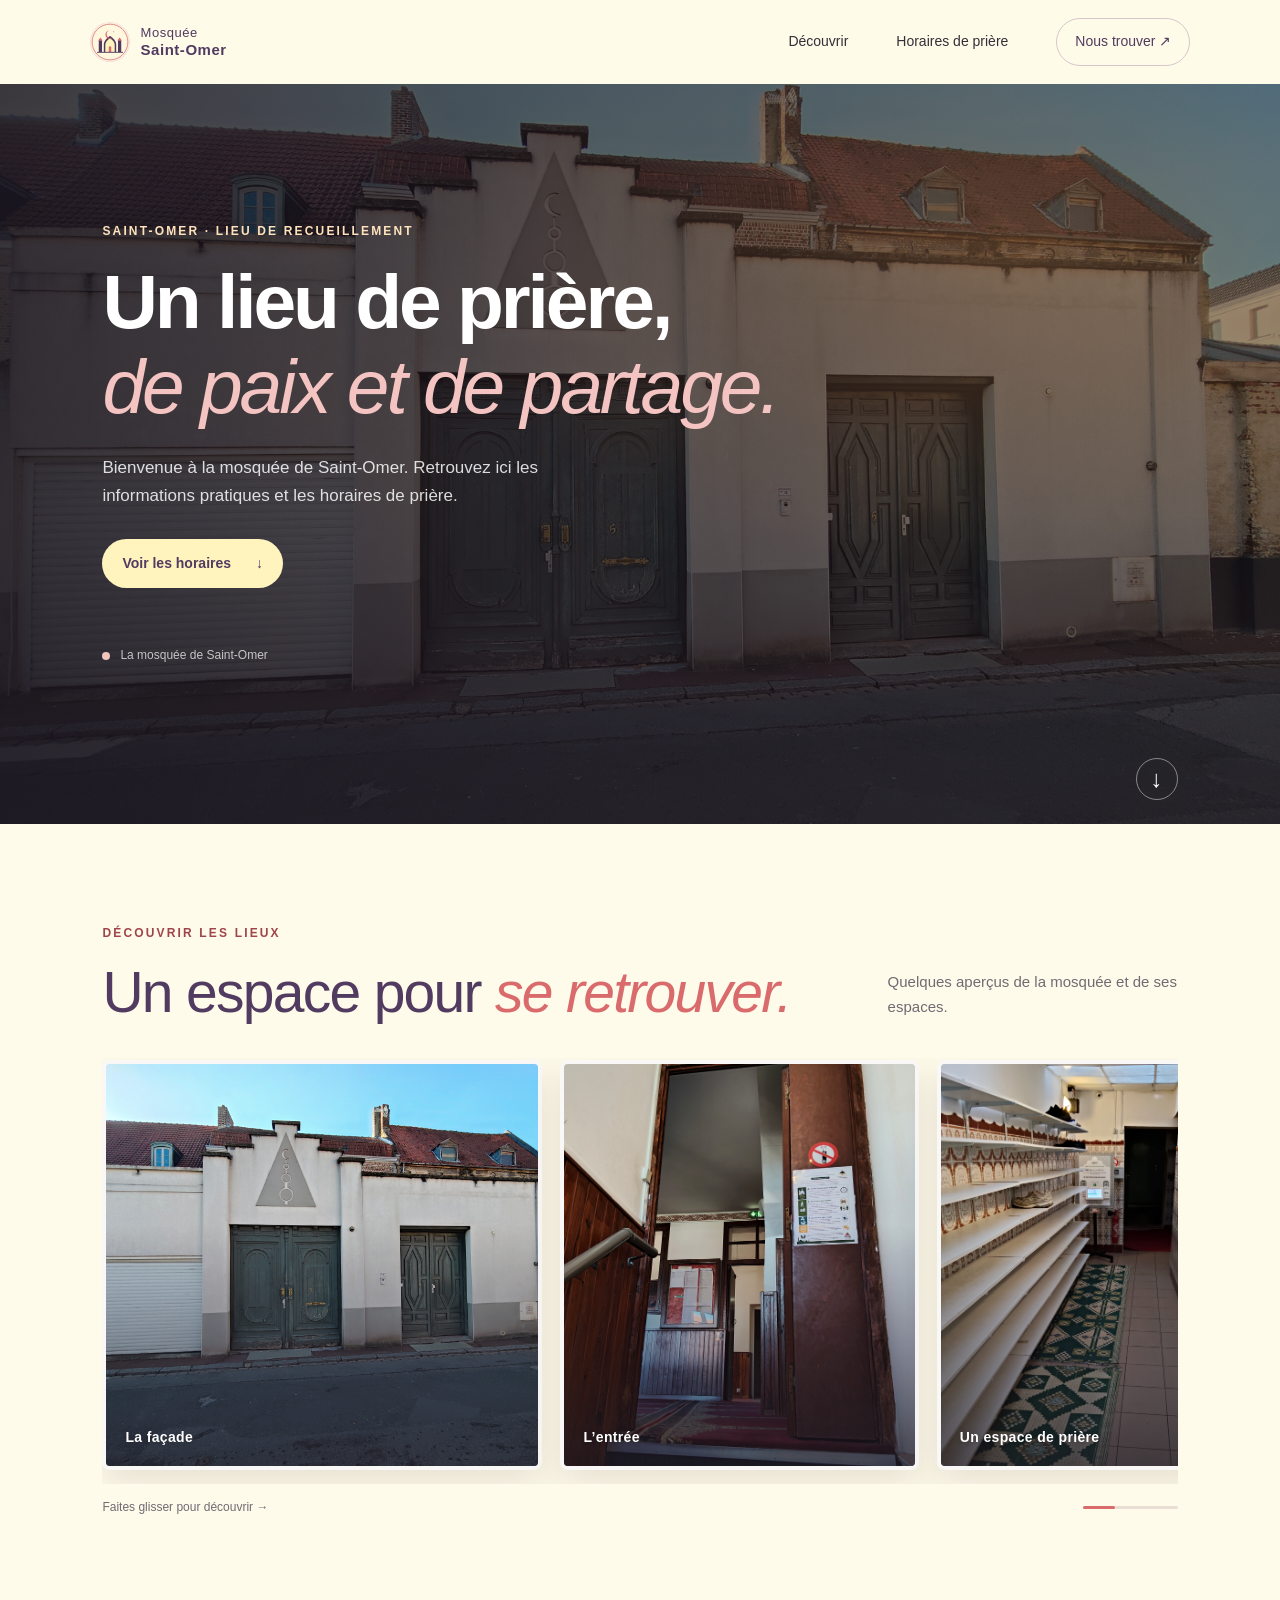
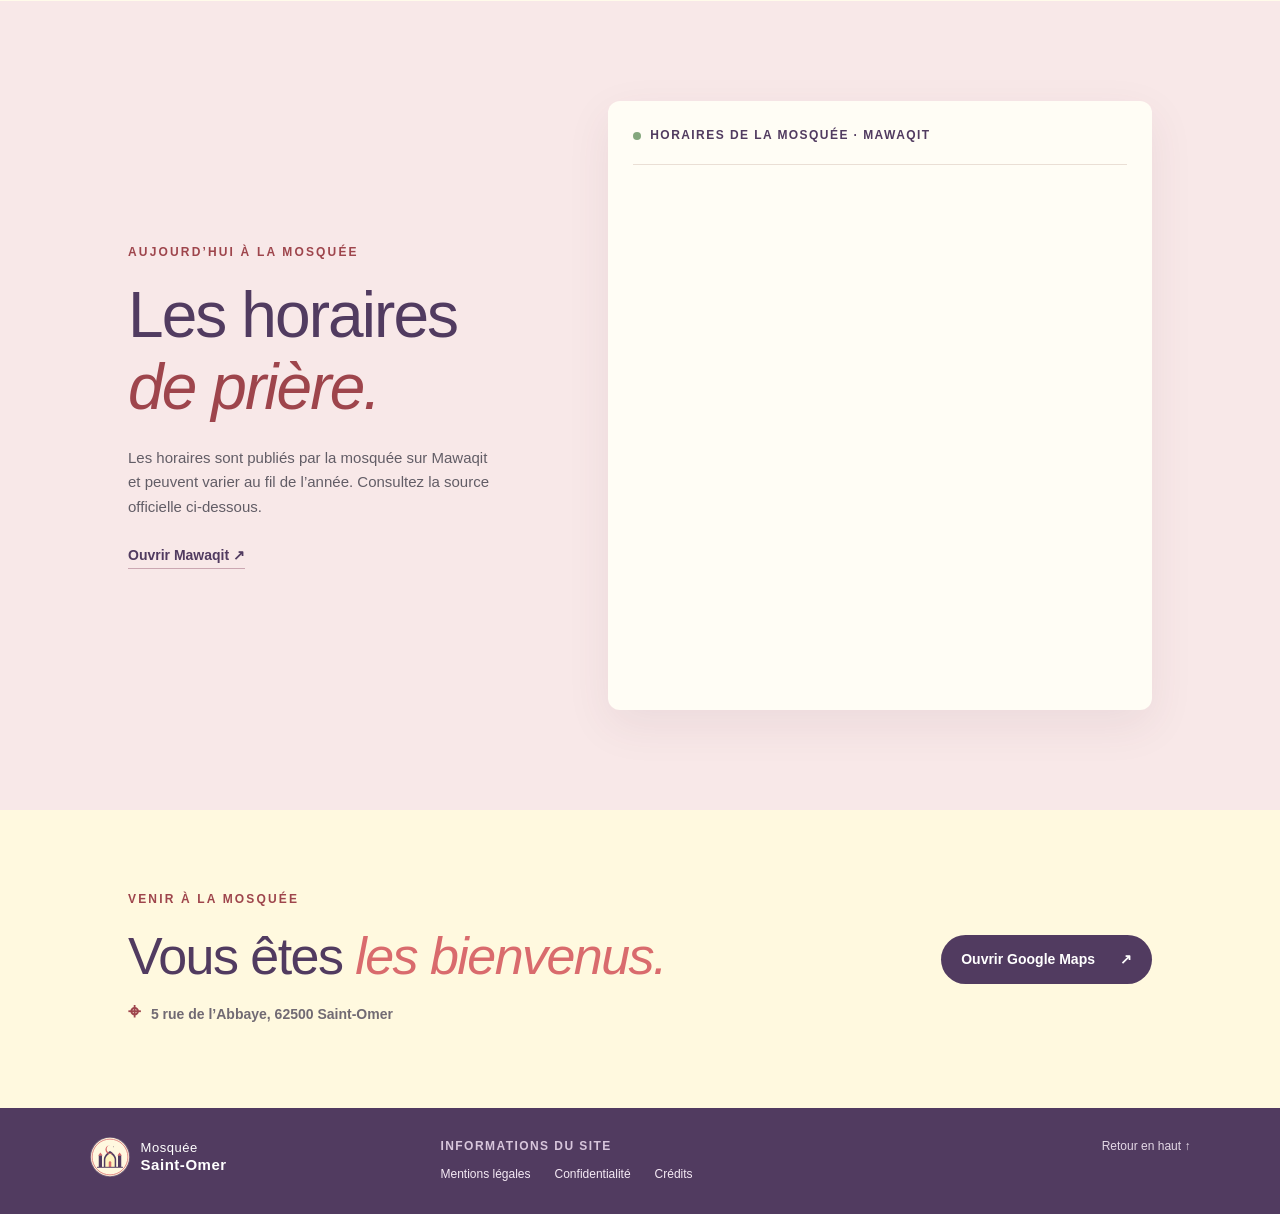
<file: index.html>
<!doctype html>
<html lang="fr">
<head>
  <meta charset="utf-8">
  <meta name="viewport" content="width=device-width, initial-scale=1">
  <meta name="theme-color" content="#fff8df">
  <meta name="description" content="Bienvenue à la mosquée de Saint-Omer. Découvrez les lieux, les informations pratiques et les horaires de prière Mawaqit.">
  <title>Mosquée de Saint-Omer — Accueil et horaires</title>
    <link rel="icon" type="image/png" sizes="512x512" href="favicon-mosquee-saint-omer.png">
  <link rel="apple-touch-icon" href="favicon-mosquee-saint-omer.png">
  <script type="application/ld+json">{"@context":"https://schema.org","@type":"Organization","name":"Mosquée de Saint-Omer","url":"https://imame8.github.io/mosque-St-omer/","logo":"https://imame8.github.io/mosque-St-omer/favicon-mosquee-saint-omer.png"}</script>
  <link rel="stylesheet" href="style.css">
<meta name="google-site-verification" content="mw35DV97rGbiBFNyjo78DL8npnWkhzS0bgy7-8adiMk" /> </head>
<body>
  <header class="topbar">
    <a class="brand" href="#accueil" aria-label="Accueil — Mosquée de Saint-Omer"><img class="brand-mark" src="logo-mosquee-saint-omer.svg" alt="" aria-hidden="true"><span>Mosquée<br><b>Saint-Omer</b></span></a>
    <nav aria-label="Navigation principale"><a href="#decouvrir">Découvrir</a><a href="#horaires">Horaires de prière</a><a class="nav-cta" href="#acces">Nous trouver <span aria-hidden="true">↗</span></a></nav>
  </header>

  <main>
    <section class="hero" id="accueil" aria-labelledby="hero-title">
      <div class="hero-glow" aria-hidden="true"></div>
      <div class="hero-content"><p class="eyebrow light">SAINT-OMER · LIEU DE RECUEILLEMENT</p><h1 id="hero-title">Un lieu de prière,<br><em>de paix et de partage.</em></h1><p class="hero-intro">Bienvenue à la mosquée de Saint-Omer. Retrouvez ici les informations pratiques et les horaires de prière.</p><a class="button button-light" href="#horaires">Voir les horaires <span aria-hidden="true">↓</span></a><div class="hero-caption"><span class="caption-dot"></span> La mosquée de Saint-Omer</div></div>
      <div class="hero-media"><div class="media-label"><span class="media-label-dot"></span> DÉCOUVRIR LA MOSQUÉE</div><video class="hero-video" autoplay muted loop playsinline preload="metadata" poster="exterieur.jpg" aria-label="Vidéo de l’extérieur de la mosquée, affichée dans son intégralité">
        <source src="visite-exterieure.mp4" type="video/mp4">
      </video><div class="media-caption"><span>SAINT-OMER</span><span>RALENTI · 0,50×</span></div></div>
      <a class="scroll-hint" href="#decouvrir" aria-label="Défiler vers les photos">↓</a>
    </section>

    <section class="gallery-section" id="decouvrir" aria-labelledby="gallery-title">
      <div class="section-heading"><div><p class="eyebrow">DÉCOUVRIR LES LIEUX</p><h2 id="gallery-title">Un espace pour <em>se retrouver.</em></h2></div><p class="section-note">Quelques aperçus de la mosquée et de ses espaces.</p></div>
      <div class="gallery-wrap"><div class="gallery" tabindex="0" aria-label="Photos de la mosquée. Faites défiler horizontalement pour voir toutes les images.">
        <figure class="photo-card photo-wide"><img src="exterieur.jpg" alt="Façade extérieure de la mosquée à Saint-Omer" loading="eager"><figcaption>La façade</figcaption></figure>
        <figure class="photo-card"><img src="entree-interieure.jpg" alt="Entrée intérieure de la mosquée" loading="eager"><figcaption>L’entrée</figcaption></figure>
        <figure class="photo-card"><img src="salle-priere.jpg" alt="Espace intérieur de la mosquée" loading="eager"><figcaption>Un espace de prière</figcaption></figure>
        <figure class="photo-card"><img src="priere-escalier.jpg" alt="Escalier intérieur de la mosquée" loading="eager"><figcaption>À l’intérieur</figcaption></figure>
        <figure class="photo-card"><img src="couloir.jpg" alt="Couloir intérieur de la mosquée" loading="eager"><figcaption>Le couloir</figcaption></figure>
        <figure class="photo-card"><img src="ablutions.jpg" alt="Espace des ablutions" loading="eager"><figcaption>Espace des ablutions</figcaption></figure>
        <figure class="photo-card gallery-video-card"><video controls playsinline preload="metadata" poster="entree-interieure.jpg" aria-label="Vidéo de l’intérieur de la mosquée"><source src="visite-mosquee.mp4" type="video/mp4">Votre navigateur ne peut pas lire cette vidéo.</video><figcaption><span aria-hidden="true">▶</span> Visite de l’intérieur</figcaption></figure>
      </div><div class="gallery-foot"><span>Faites glisser pour découvrir <span aria-hidden="true">→</span></span><span class="gallery-track"><i></i></span></div></div>
    </section>

    <section class="prayer-section" id="horaires" aria-labelledby="prayer-title">
      <div class="prayer-copy"><p class="eyebrow">AUJOURD’HUI À LA MOSQUÉE</p><h2 id="prayer-title">Les horaires<br><em>de prière.</em></h2><p>Les horaires sont publiés par la mosquée sur Mawaqit et peuvent varier au fil de l’année. Consultez la source officielle ci-dessous.</p><a class="text-link" href="https://mawaqit.net/fr/m/m-audomaroise-saint-omer" target="_blank" rel="noopener noreferrer">Ouvrir Mawaqit <span aria-hidden="true">↗</span></a></div>
      <div class="times-card"><div class="times-top"><span class="live-dot"></span><span>HORAIRES DE LA MOSQUÉE · MAWAQIT</span></div>
        <div class="mawaqit-embed">
          <iframe class="mawaqit-mobile" src="https://admin.mawaqit.net/fr/m/m-audomaroise-saint-omer?showNotification=0&amp;showSearchButton=0&amp;showFooter=0&amp;showFlashMessage=0&amp;view=mobile" title="Horaires Mawaqit — affichage mobile" frameborder="0" scrolling="no"></iframe>
          <iframe class="mawaqit-desktop" src="https://admin.mawaqit.net/fr/w/m-audomaroise-saint-omer?showOnly5PrayerTimes=0" title="Horaires Mawaqit — affichage ordinateur" frameborder="0" scrolling="no"></iframe>
        </div>
      </div>
    </section>

    <section class="visit-section" id="acces"><div><p class="eyebrow">VENIR À LA MOSQUÉE</p><h2>Vous êtes <em>les bienvenus.</em></h2><p class="address-line"><span aria-hidden="true">⌖</span> 5 rue de l’Abbaye, 62500 Saint-Omer</p></div><a class="button button-dark" href="https://www.google.com/maps/search/?api=1&amp;query=5%20Rue%20de%20l%27Abbaye%2C%2062500%20Saint-Omer" target="_blank" rel="noopener noreferrer">Ouvrir Google Maps <span aria-hidden="true">↗</span></a></section>
  </main>

  <footer class="site-footer"><a class="brand footer-brand" href="#accueil"><img class="brand-mark" src="logo-mosquee-saint-omer.svg" alt="" aria-hidden="true"><span>Mosquée<br><b>Saint-Omer</b></span></a><div class="footer-links"><span class="footer-heading">Informations du site</span><a href="informations.html#mentions-legales">Mentions légales</a><a href="informations.html#confidentialite">Confidentialité</a><a href="informations.html#credits">Crédits</a></div><a href="#accueil" class="back-top">Retour en haut ↑</a></footer>
  <script>
    const heroVideo = document.querySelector('.hero-video');
    const setSlowMotion = () => {
      heroVideo.defaultPlaybackRate = 0.50;
      heroVideo.playbackRate = 0.50;
    };
    heroVideo.addEventListener('loadedmetadata', setSlowMotion);
    if (heroVideo.readyState >= 1) setSlowMotion();
  </script>
</body>
</html>
</file>
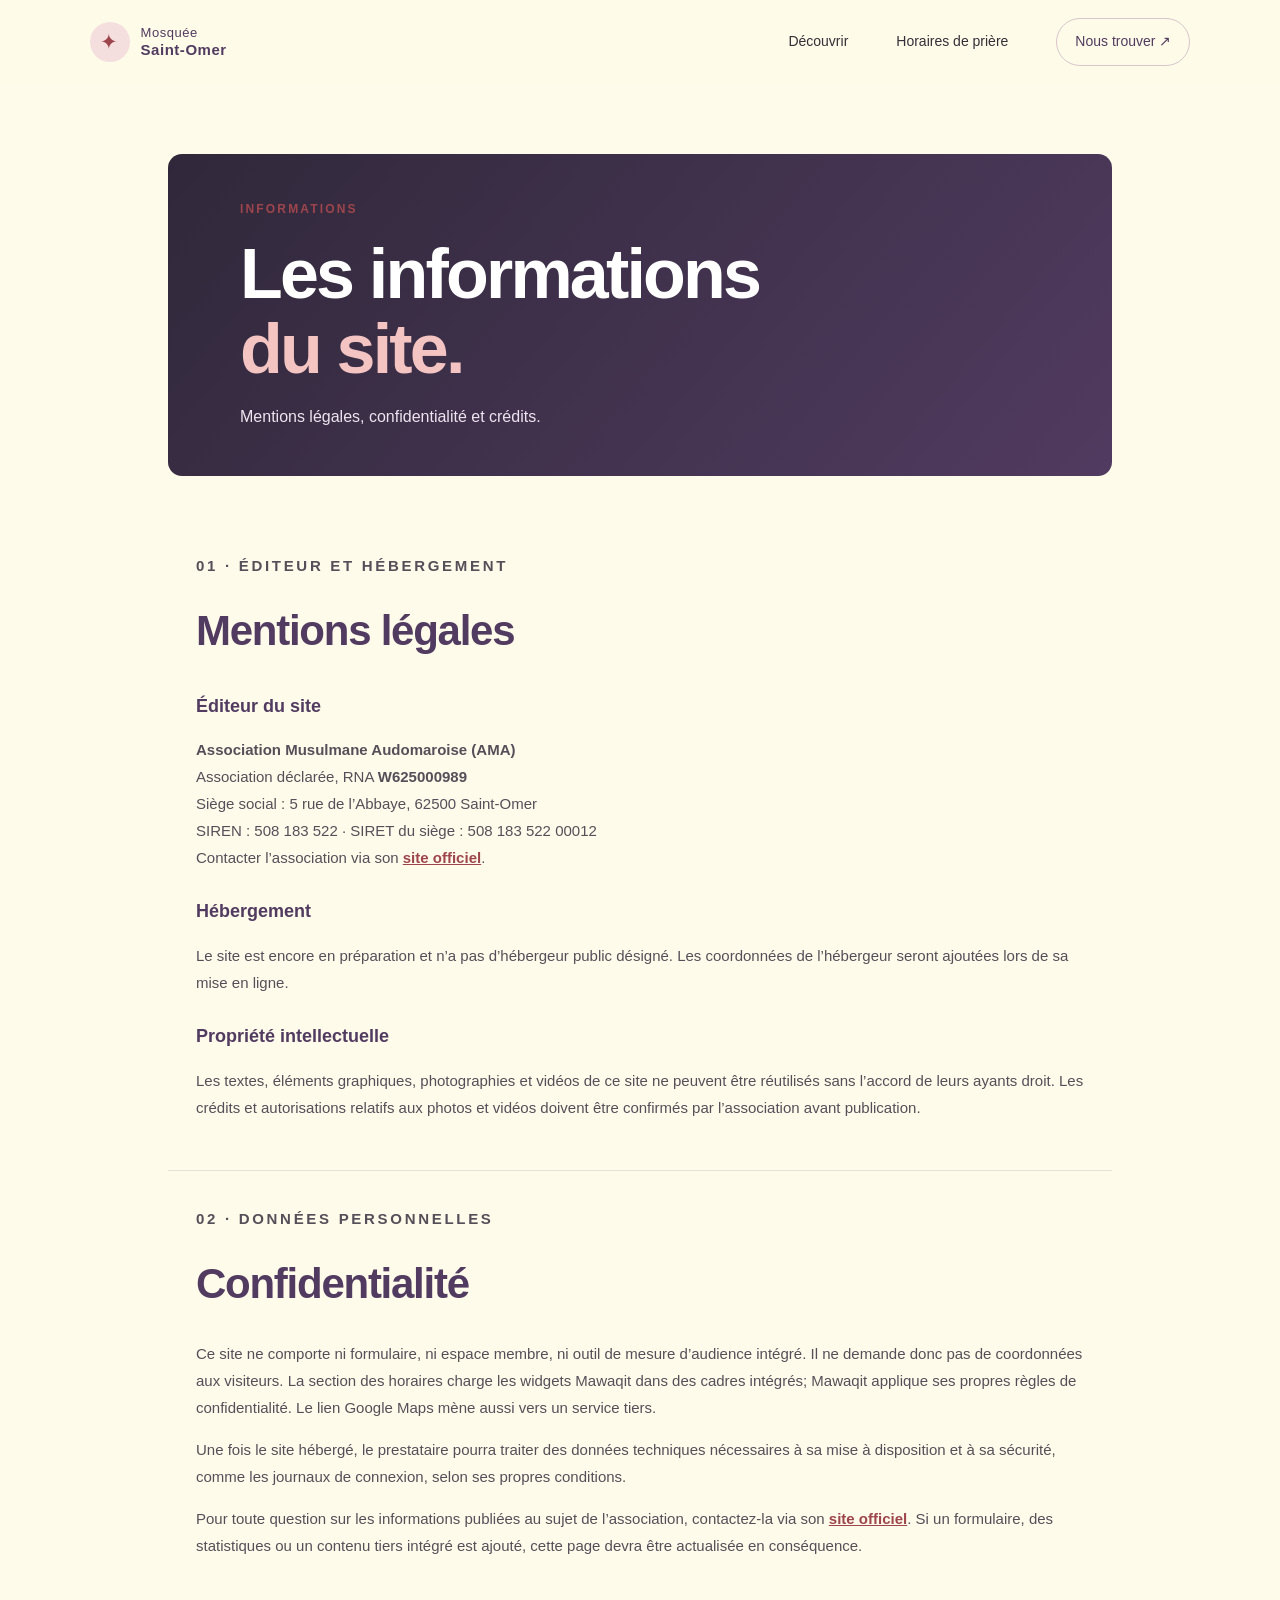
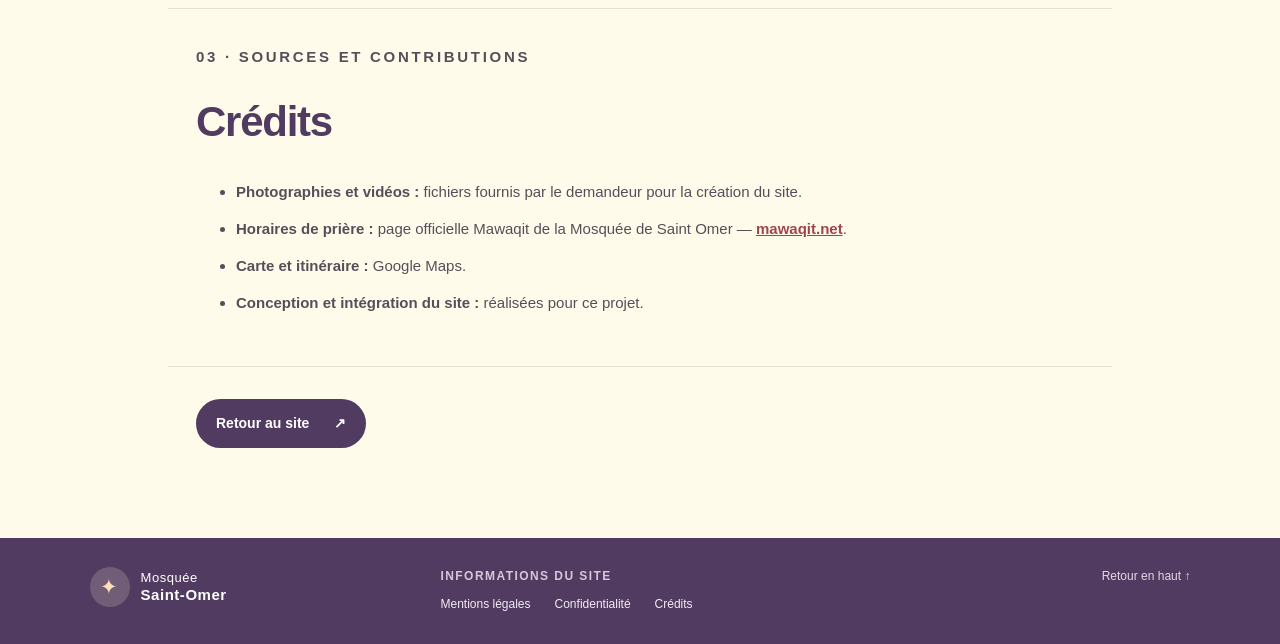
<file: informations.html>
<!doctype html>
<html lang="fr">
<head>
  <meta charset="utf-8">
  <meta name="viewport" content="width=device-width, initial-scale=1">
  <meta name="theme-color" content="#fff8df">
  <meta name="description" content="Mentions légales, informations sur la confidentialité et crédits du site de la mosquée de Saint-Omer.">
  <title>Mentions légales et crédits — Mosquée de Saint-Omer</title>
  <link rel="stylesheet" href="style.css">
</head>
<body>
  <header class="topbar">
    <a class="brand" href="index.html" aria-label="Retour à l’accueil — Mosquée de Saint-Omer"><span class="brand-mark" aria-hidden="true">✦</span><span>Mosquée<br><b>Saint-Omer</b></span></a>
    <nav aria-label="Navigation principale"><a href="index.html#decouvrir">Découvrir</a><a href="index.html#horaires">Horaires de prière</a><a class="nav-cta" href="index.html#acces">Nous trouver <span aria-hidden="true">↗</span></a></nav>
  </header>
  <main class="info-page">
    <div class="info-hero"><p class="eyebrow">INFORMATIONS</p><h1>Les informations<br><em>du site.</em></h1><p>Mentions légales, confidentialité et crédits.</p></div>
    <section class="info-section" id="mentions-legales">
      <p class="eyebrow">01 · ÉDITEUR ET HÉBERGEMENT</p><h2>Mentions légales</h2>
      <h3>Éditeur du site</h3><p><strong>Association Musulmane Audomaroise (AMA)</strong><br>Association déclarée, RNA <strong>W625000989</strong><br>Siège social : 5 rue de l’Abbaye, 62500 Saint-Omer<br>SIREN : 508 183 522 · SIRET du siège : 508 183 522 00012<br>Contacter l’association via son <a href="https://assoma.fr/" target="_blank" rel="noopener noreferrer">site officiel</a>.</p>
      <h3>Hébergement</h3><p>Le site est encore en préparation et n’a pas d’hébergeur public désigné. Les coordonnées de l’hébergeur seront ajoutées lors de sa mise en ligne.</p>
      <h3>Propriété intellectuelle</h3><p>Les textes, éléments graphiques, photographies et vidéos de ce site ne peuvent être réutilisés sans l’accord de leurs ayants droit. Les crédits et autorisations relatifs aux photos et vidéos doivent être confirmés par l’association avant publication.</p>
    </section>
    <section class="info-section" id="confidentialite">
      <p class="eyebrow">02 · DONNÉES PERSONNELLES</p><h2>Confidentialité</h2>
      <p>Ce site ne comporte ni formulaire, ni espace membre, ni outil de mesure d’audience intégré. Il ne demande donc pas de coordonnées aux visiteurs. La section des horaires charge les widgets Mawaqit dans des cadres intégrés; Mawaqit applique ses propres règles de confidentialité. Le lien Google Maps mène aussi vers un service tiers.</p>
      <p>Une fois le site hébergé, le prestataire pourra traiter des données techniques nécessaires à sa mise à disposition et à sa sécurité, comme les journaux de connexion, selon ses propres conditions.</p>
      <p>Pour toute question sur les informations publiées au sujet de l’association, contactez-la via son <a href="https://assoma.fr/" target="_blank" rel="noopener noreferrer">site officiel</a>. Si un formulaire, des statistiques ou un contenu tiers intégré est ajouté, cette page devra être actualisée en conséquence.</p>
    </section>
    <section class="info-section" id="credits">
      <p class="eyebrow">03 · SOURCES ET CONTRIBUTIONS</p><h2>Crédits</h2>
      <ul><li><strong>Photographies et vidéos :</strong> fichiers fournis par le demandeur pour la création du site.</li><li><strong>Horaires de prière :</strong> page officielle Mawaqit de la Mosquée de Saint Omer — <a href="https://mawaqit.net/fr/m-audomaroise-saint-omer" target="_blank" rel="noopener noreferrer">mawaqit.net</a>.</li><li><strong>Carte et itinéraire :</strong> Google Maps.</li><li><strong>Conception et intégration du site :</strong> réalisées pour ce projet.</li></ul>
    </section>
    <a class="button button-dark info-back" href="index.html">Retour au site <span aria-hidden="true">↗</span></a>
  </main>
  <footer class="site-footer"><a class="brand footer-brand" href="index.html"><span class="brand-mark" aria-hidden="true">✦</span><span>Mosquée<br><b>Saint-Omer</b></span></a><div class="footer-links"><span class="footer-heading">Informations du site</span><a href="#mentions-legales">Mentions légales</a><a href="#confidentialite">Confidentialité</a><a href="#credits">Crédits</a></div><a href="#" class="back-top">Retour en haut ↑</a></footer>
</body>
</html>
</file>
<file: style.css>
:root{--paper:#fffbea;--cream:#fff3be;--red:#d96b6d;--red-dark:#9e454c;--violet:#513b60;--ink:#342f38;--muted:#716a73;--line:#eadfd5;--sans:Arial,'Century Gothic',sans-serif;--display:Arial,'Century Gothic',sans-serif}
*{box-sizing:border-box}html{scroll-behavior:smooth;scroll-padding-top:88px}body{margin:0;background:var(--paper);color:var(--ink);font-family:var(--sans);font-size:16px;line-height:1.65}a{color:inherit}.topbar{height:84px;padding:0 clamp(22px,7vw,104px);display:flex;align-items:center;justify-content:space-between;background:rgba(255,251,234,.97);position:relative;z-index:5}.brand{display:inline-flex;align-items:center;gap:11px;text-decoration:none;color:var(--violet);font-size:13px;line-height:1.15;letter-spacing:.04em}.brand b{font-size:15px}.brand-mark{display:grid;place-items:center;width:40px;height:40px;border-radius:50%;background:#f4dfde;color:var(--red-dark);font-size:21px}nav{display:flex;align-items:center;gap:clamp(18px,4vw,48px);font-size:14px}nav a{text-decoration:none}nav a:hover,.text-link:hover{color:var(--red-dark)}.nav-cta{padding:11px 18px;border:1px solid #d7c6cb;border-radius:99px;color:var(--violet)}
.hero{min-height:min(720px,calc(100svh - 84px));position:relative;overflow:hidden;display:flex;align-items:center;color:#fff;background:#443840}.hero-video,.hero-shade{position:absolute;inset:0;width:100%;height:100%}.hero-video{object-fit:cover}.hero-shade{background:linear-gradient(90deg,rgba(29,24,31,.72),rgba(33,28,34,.40) 54%,rgba(32,27,33,.24)),linear-gradient(0deg,rgba(25,22,28,.48),transparent 36%)}.hero-content{position:relative;z-index:1;max-width:760px;padding:90px clamp(26px,11vw,160px) 112px}.eyebrow{font-size:12px;letter-spacing:.18em;font-weight:700;color:var(--red-dark);margin:0 0 17px}.eyebrow.light{color:#ffe3bc}.hero h1{font-family:var(--display);font-weight:500;font-size:clamp(43px,7vw,83px);line-height:1.08;letter-spacing:-.035em;margin:0 0 24px}.hero h1 em,.section-heading h2 em,.prayer-copy h2 em,.visit-section h2 em{color:#f3c4c1;font-weight:500}.hero-intro{font-size:17px;max-width:470px;color:rgba(255,255,255,.89);margin:0 0 34px}.button{display:inline-flex;align-items:center;gap:25px;padding:13px 20px;border-radius:99px;text-decoration:none;font-size:14px;font-weight:700;transition:transform .2s,background .2s}.button:hover{transform:translateY(-2px)}.button-light{background:var(--cream);color:var(--violet)}.hero-caption{position:absolute;left:clamp(26px,7vw,104px);bottom:30px;font-size:12px;color:rgba(255,255,255,.85);display:flex;gap:10px;align-items:center}.caption-dot,.live-dot{width:8px;height:8px;border-radius:50%;background:#f1c4bd;display:inline-block}.scroll-hint{position:absolute;right:clamp(26px,7vw,104px);bottom:24px;color:white;text-decoration:none;font-size:24px;border:1px solid rgba(255,255,255,.45);width:42px;height:42px;display:grid;place-items:center;border-radius:50%}
.gallery-section{padding:100px clamp(22px,8vw,116px) 84px}.section-heading{display:flex;align-items:end;justify-content:space-between;gap:30px;margin-bottom:33px}.section-heading h2,.prayer-copy h2,.visit-section h2{font-family:var(--display);font-size:clamp(36px,5vw,57px);font-weight:500;letter-spacing:-.03em;line-height:1.12;margin:0;color:var(--violet)}.section-heading h2 em,.visit-section h2 em{color:var(--red);}.section-note{max-width:290px;color:var(--muted);margin:0 0 5px;font-size:15px}.gallery-wrap{position:relative}.gallery{display:flex;gap:18px;overflow-x:auto;overscroll-behavior-inline:contain;scroll-snap-type:x mandatory;padding:2px 2px 14px;scrollbar-width:thin;scrollbar-color:#cf9b97 #f6ebda}.gallery::-webkit-scrollbar{height:7px}.gallery::-webkit-scrollbar-track{background:#f6ebda;border-radius:9px}.gallery::-webkit-scrollbar-thumb{background:#cf9b97;border-radius:9px}.photo-card{position:relative;flex:0 0 clamp(230px,28vw,360px);height:clamp(285px,34vw,410px);margin:0;overflow:hidden;border-radius:7px;background:#e8ddd5;scroll-snap-align:start}.photo-card.photo-wide{flex-basis:clamp(280px,35vw,440px)}.photo-card img{width:100%;height:100%;object-fit:cover;display:block;transition:transform .45s}.photo-card:hover img{transform:scale(1.035)}.photo-card:after{content:"";position:absolute;inset:45% 0 0;background:linear-gradient(transparent,rgba(32,26,34,.68))}.photo-card figcaption{position:absolute;z-index:1;bottom:17px;left:19px;color:white;font-size:14px}.gallery-foot{display:flex;justify-content:space-between;align-items:center;margin-top:14px;color:var(--muted);font-size:12px}.gallery-track{height:3px;width:95px;background:#eadfd5;display:block;border-radius:5px}.gallery-track i{display:block;height:100%;width:34%;background:var(--red);border-radius:5px}
.prayer-section{padding:100px clamp(22px,10vw,145px);display:grid;grid-template-columns:.82fr 1.18fr;gap:clamp(40px,8vw,120px);align-items:center;background:#f8e8e8}.prayer-copy h2{font-size:clamp(43px,5.4vw,64px)}.prayer-copy h2 em{color:var(--red-dark)}.prayer-copy>p:not(.eyebrow){color:#625d66;font-size:15px;max-width:375px;margin:22px 0}.text-link{font-size:14px;font-weight:700;color:var(--violet);text-decoration:none;border-bottom:1px solid #cba7b2;padding-bottom:5px}.times-card{background:#fffdf5;border-radius:12px;padding:25px;box-shadow:0 15px 45px rgba(87,56,75,.08)}.times-top{font-size:12px;font-weight:700;letter-spacing:.12em;color:var(--violet);display:flex;align-items:center;gap:9px;padding-bottom:18px;border-bottom:1px solid var(--line)}.times-top .live-dot{background:#84a77d}.widget-placeholder{min-height:255px;display:flex;flex-direction:column;align-items:center;justify-content:center;text-align:center;padding:25px}.placeholder-icon{width:45px;height:45px;border-radius:50%;display:grid;place-items:center;background:#fff0d0;color:var(--red-dark);font-size:25px}.widget-placeholder h3{font-family:var(--display);font-size:24px;font-weight:500;color:var(--violet);margin:12px 0 4px}.widget-placeholder p{font-size:14px;color:var(--muted);max-width:390px;margin:0 0 14px}.widget-placeholder>a{font-size:13px;font-weight:700;color:var(--red-dark);text-decoration:none}.times-foot{border-top:1px solid var(--line);padding-top:14px;text-align:center;font-size:12px;color:var(--muted)}
.visit-section{padding:80px clamp(22px,10vw,145px);display:flex;align-items:center;justify-content:space-between;gap:35px;background:#fff9df}.visit-section h2{font-size:clamp(34px,4.5vw,52px)}.visit-section h2 em{color:var(--red)}.visit-section>div>p:last-child{color:var(--muted);margin:12px 0 0;font-size:14px}.button-dark{background:var(--violet);color:#fff}.button-dark:hover{background:#382944}footer{padding:29px clamp(22px,7vw,104px);display:flex;align-items:center;justify-content:space-between;gap:20px;background:var(--violet);color:#eee4ef}footer .brand{color:#fff}footer .brand-mark{background:#725d78;color:#ffe0bb}footer p,footer a.back-top{font-size:12px;color:#e4d8e6}footer .back-top{text-decoration:none}
@media(max-width:760px){.topbar{height:72px;padding:0 19px}nav{gap:15px;font-size:12px}nav>a:first-child{display:none}.nav-cta{padding:8px 12px}.brand{font-size:12px}.brand b{font-size:13px}.brand-mark{width:35px;height:35px}.hero{min-height:680px;min-height:min(760px,calc(100svh - 72px))}.hero-content{padding:80px 27px 105px}.hero-intro{font-size:15px}.gallery-section{padding:70px 21px 60px}.section-heading{display:block}.section-heading h2{font-size:41px}.section-note{margin-top:14px}.photo-card{flex-basis:78vw;height:330px}.photo-card.photo-wide{flex-basis:86vw}.prayer-section{padding:70px 22px;grid-template-columns:1fr;gap:32px}.prayer-copy h2{font-size:49px}.times-card{padding:19px}.visit-section{padding:65px 23px;display:block}.visit-section .button{margin-top:22px}footer{padding:26px 22px;flex-wrap:wrap}footer p{order:3;flex-basis:100%;margin:0}.gallery-foot{font-size:12px}}
@media(prefers-reduced-motion:reduce){html{scroll-behavior:auto}*,*:before,*:after{transition:none!important}.hero-video{display:none}.hero{background:url('assets/exterieur.jpg') center/cover no-repeat}}
/* Hero vidéo en entier et galerie photo mise en valeur. */
.hero{min-height:min(700px,calc(100svh - 84px));display:grid;grid-template-columns:.9fr 1.1fr;gap:clamp(28px,5vw,76px);padding:72px clamp(26px,8vw,116px) 82px;background:radial-gradient(ellipse at 88% 8%,rgba(217,107,109,.23),transparent 42%),linear-gradient(130deg,#30283a,#443348 58%,#563f58)}
.hero-content{max-width:600px;padding:0}.hero-content .hero-caption{position:static;margin-top:58px;font-size:12px;color:rgba(255,255,255,.72)}
.hero h1{font-size:clamp(43px,5.2vw,68px);font-weight:600;line-height:1.11;letter-spacing:-.04em}.hero-intro{font-size:16px;max-width:440px;color:rgba(255,255,255,.84);margin-bottom:29px}
.hero-glow{position:absolute;width:460px;height:460px;border-radius:50%;background:rgba(255,239,199,.07);right:-120px;bottom:-260px;filter:blur(3px)}
.hero-media{position:relative;z-index:1;min-width:0;padding:18px 18px 17px;border:1px solid rgba(255,255,255,.24);border-radius:12px;background:linear-gradient(145deg,rgba(255,255,255,.11),rgba(255,255,255,.035));box-shadow:0 28px 80px rgba(10,7,14,.32);backdrop-filter:blur(7px)}
.media-label,.media-caption{display:flex;justify-content:space-between;align-items:center;font-size:12px;letter-spacing:.12em;color:rgba(255,255,255,.78)}.media-label{padding:0 2px 14px;font-weight:700}.media-label-dot{width:7px;height:7px;border-radius:50%;background:#efc77e;margin-right:auto;margin-left:10px;order:-1}
.hero-video{position:static;display:block;width:100%;height:min(60vh,560px);min-height:250px;object-fit:contain;background:#1e1a23;border-radius:5px;filter:brightness(1.07) contrast(1.04) saturate(.92);box-shadow:0 8px 26px rgba(0,0,0,.2)}
.media-caption{padding:12px 2px 0;color:rgba(255,255,255,.58)}.scroll-hint{right:clamp(26px,8vw,116px)}
.address-line{color:var(--muted);margin:12px 0 0;font-size:15px}.address-line span{color:var(--red-dark);font-size:19px;margin-right:7px}
.address-line{font-size:20px;font-weight:700;color:var(--violet);line-height:1.4}.address-line span{font-size:22px}
.gallery-video-card{display:flex;flex-direction:column;background:#291f30}
.gallery-video-card:after{display:none}
.gallery-video-card video{display:block;width:100%;height:calc(100% - 43px);min-height:0;flex:1;object-fit:contain;background:#1e1923}
.gallery-video-card figcaption{position:static;padding:8px 14px;color:#fff;background:#49384f;line-height:1.5}
.mawaqit-frame{display:block;width:100%;height:650px;border:0;border-radius:8px;background:#fffdf5}
.times-foot a{color:var(--red-dark);font-weight:700;text-decoration:none}
/* Vidéo en arrière-plan plein cadre, avec traitement sombre et lumière chaude d’aube. */
.hero{position:relative;display:flex;align-items:center;min-height:min(740px,calc(100svh - 84px));padding:0 clamp(26px,8vw,116px);background:#332b38}
.hero-media{position:absolute;inset:0;z-index:0;padding:0;border:0;border-radius:0;background:none;box-shadow:none;backdrop-filter:none;overflow:hidden}
.hero-media:before{content:none}
.hero-video{position:absolute;z-index:1;inset:0;display:block;width:100%;height:100%;max-height:none;min-height:0;object-fit:cover;object-position:center;border-radius:0;background:#2a242e;filter:brightness(.62) sepia(.16) saturate(1.16) contrast(1.07);box-shadow:none}
.media-label,.media-caption{display:none}
.hero-glow{inset:0;z-index:1;width:auto;height:auto;border-radius:0;filter:none;pointer-events:none;background:linear-gradient(90deg,rgba(31,24,33,.76) 0%,rgba(42,31,38,.48) 49%,rgba(61,39,37,.26) 100%),linear-gradient(0deg,rgba(26,21,30,.52),transparent 42%),radial-gradient(ellipse at 78% 23%,rgba(247,178,100,.34),transparent 40%)}
.hero-content{z-index:2;max-width:740px;padding:72px 0 92px}.hero h1{font-size:clamp(44px,6vw,78px)}.hero-intro{font-size:17px}.hero .scroll-hint{z-index:3}
@media(max-width:760px){.hero{min-height:min(760px,calc(100svh - 72px));padding:0 24px}.hero-content{padding:76px 0 92px}.hero-video{object-position:center}.mawaqit-frame{height:620px}}
@media(max-width:760px){.hero{display:flex;grid-template-columns:none;gap:0;min-height:min(760px,calc(100svh - 72px));padding:0 24px}.hero-media{inset:0;padding:0}.hero-video{width:100%;height:100%;min-height:0;object-fit:cover}.hero-content{padding:76px 0 92px}}
@media(max-width:760px){.hero-content{width:100%;max-width:620px;padding:clamp(58px,10svh,82px) 0 clamp(78px,12svh,104px)}.hero h1{font-size:clamp(40px,9.6vw,58px)}.hero-video{object-position:center 43%}.hero-glow{background:linear-gradient(90deg,rgba(31,24,33,.78),rgba(42,31,38,.46) 76%,rgba(61,39,37,.3)),linear-gradient(0deg,rgba(26,21,30,.58),transparent 48%),radial-gradient(ellipse at 75% 18%,rgba(247,178,100,.3),transparent 44%)}}
@media(max-width:760px) and (orientation:landscape){.hero{min-height:min(640px,calc(100svh - 72px))}.hero-content{padding:44px 0 76px}.hero h1{font-size:clamp(38px,7vw,54px)}.hero-content .hero-caption{margin-top:24px}}
.hero-video{inset:0;width:100%;height:100%;object-fit:cover;object-position:center 43%;border-radius:0;background:#2a242e;filter:brightness(.62) sepia(.16) saturate(1.16) contrast(1.07);box-shadow:none}
.mawaqit-embed{width:100%;overflow:hidden}.mawaqit-mobile{display:none;width:100%;height:680px;border:0;background:#fffdf5}.mawaqit-desktop{display:block;width:100%;height:520px;border:0;background:#fffdf5}
@media(max-width:760px){.hero-video{inset:0;width:100%;height:100%;object-fit:cover;object-position:center 43%}.mawaqit-mobile{display:block;height:680px}.mawaqit-desktop{display:none}}
.site-footer{align-items:flex-start}.footer-links{display:flex;flex-wrap:wrap;gap:8px 24px;align-items:center;max-width:650px}.footer-links a{font-size:12px;color:#f5eaf5;text-decoration:none}.footer-links a:hover{text-decoration:underline}.footer-heading{flex-basis:100%;font-size:12px;letter-spacing:.12em;text-transform:uppercase;color:#d8c6dc;font-weight:700}.info-page{max-width:1000px;margin:0 auto;padding:70px 28px 90px}.info-hero{padding:46px clamp(24px,6vw,72px);border-radius:14px;background:linear-gradient(130deg,#30283a,#513b60);color:white;margin-bottom:42px}.info-hero h1{font-size:clamp(42px,6vw,70px);line-height:1.08;letter-spacing:-.04em;margin:0;font-weight:600}.info-hero h1 em{font-style:normal;color:#f3c4c1}.info-hero>p:last-child{color:#eee4ef;margin-bottom:0}.info-section{padding:34px clamp(4px,3vw,28px);border-bottom:1px solid var(--line);scroll-margin-top:28px}.info-section h2{font-size:clamp(30px,4vw,42px);color:var(--violet);margin:0 0 22px;letter-spacing:-.03em}.info-section h3{margin:26px 0 8px;color:var(--violet);font-size:18px}.info-section p,.info-section li{font-size:15px;color:#554f59;line-height:1.8}.info-section li+li{margin-top:10px}.info-section a{color:var(--red-dark);font-weight:700}.info-notice{padding:17px 20px;border-left:3px solid var(--red);background:#fff3e9;color:#554f59;font-size:14px;line-height:1.7}.info-notice strong{color:var(--red-dark)}.info-back{margin:32px clamp(4px,3vw,28px) 0}
@media(max-width:760px){.site-footer{gap:24px}.footer-links{flex-basis:100%;gap:10px 20px}.footer-heading{flex-basis:100%}.info-page{padding:40px 20px 60px}.info-hero{padding:36px 24px}.info-section{padding:28px 2px}.info-section p,.info-section li{font-size:15px}}
.photo-card{border-radius:8px;border:4px solid rgba(255,255,255,.8);box-shadow:0 14px 34px rgba(60,43,53,.12)}.photo-card img{filter:brightness(1.035) contrast(1.035) saturate(.91);transition:transform .6s,filter .4s}.photo-card:hover img{transform:scale(1.045);filter:brightness(1.07) contrast(1.04) saturate(1)}.photo-card:after{inset:40% 0 0;background:linear-gradient(transparent,rgba(32,26,34,.72))}.photo-card figcaption{font-weight:600;letter-spacing:.025em;text-shadow:0 1px 5px rgba(0,0,0,.25)}
@media(max-width:760px){.hero{min-height:0;padding:64px 21px 75px;grid-template-columns:1fr;gap:34px}.hero-content .hero-caption{margin-top:32px}.hero h1{font-size:clamp(42px,11vw,58px)}.hero-media{padding:12px}.hero-video{height:min(62vh,520px);min-height:230px}.scroll-hint{right:23px;bottom:17px;width:36px;height:36px;font-size:20px}}
/* Dernier réglage responsive : conserve le hero vidéo en fond plein cadre sur téléphone. */
@media(max-width:760px){.hero{display:flex;grid-template-columns:none;gap:0;min-height:min(760px,calc(100svh - 72px));padding:0 24px}.hero-media{inset:0;padding:0}.hero-video{inset:0;width:100%;height:100%;min-height:0;object-fit:cover;object-position:center 43%}.hero-content{width:100%;max-width:620px;padding:clamp(58px,10svh,82px) 0 clamp(78px,12svh,104px)}.hero h1{font-size:clamp(40px,9.6vw,58px)}.hero-glow{background:linear-gradient(90deg,rgba(31,24,33,.78),rgba(42,31,38,.46) 76%,rgba(61,39,37,.3)),linear-gradient(0deg,rgba(26,21,30,.58),transparent 48%),radial-gradient(ellipse at 75% 18%,rgba(247,178,100,.3),transparent 44%)}.scroll-hint{right:23px;bottom:17px;width:36px;height:36px;font-size:20px}}
@media(max-width:760px) and (orientation:landscape){.hero{min-height:min(640px,calc(100svh - 72px))}.hero-content{padding:44px 0 76px}.hero h1{font-size:clamp(38px,7vw,54px)}.hero-content .hero-caption{margin-top:24px}}
</file>
